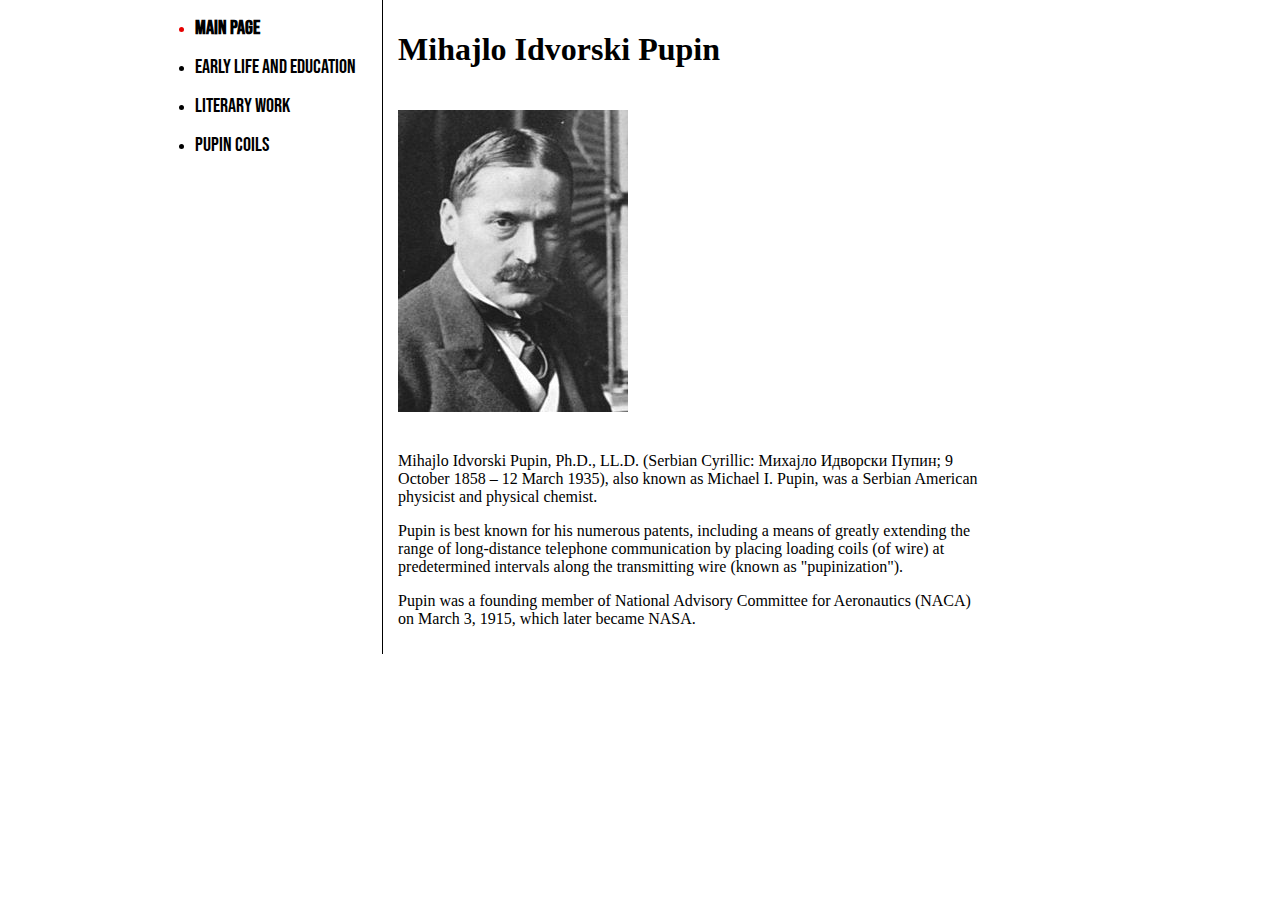
<file: index.html>
<!DOCTYPE html>
<html lang="en">
<head>
      <meta charset="UTF-8">
      <title>Main Page</title>
      <link rel="stylesheet" href="style.css">
      <link href="https://fonts.googleapis.com/css?family=Bebas+Neue&display=swap&subset=latin-ext" rel="stylesheet">
</head>
<body>
  <nav>
      <ul>
        <li class="active"><a href="index.html">Main Page</a></li>
        <li><a href="Earlylifeandeducation.html">Early life and education</a></li>
        <li><a href="Literarywork.html">Literary work</a></li>
        <li><a href="PupinCoils.html">Pupin coils</a></li>
      </ul>
  </nav>
    
    <section class="text">
      <h1>Mihajlo Idvorski Pupin</h1>
      <img src="pupin.jpg">
      <p>Mihajlo Idvorski Pupin, Ph.D., LL.D. (Serbian Cyrillic: Михајло Идворски Пупин; 9 October 1858 – 12 March 1935), also known as Michael I. Pupin, was a Serbian American physicist and physical chemist.</p>

      <p>Pupin is best known for his numerous patents, including a means of greatly extending the range of long-distance telephone communication by placing loading coils (of wire) at predetermined intervals along the transmitting wire (known as "pupinization"). </p>
      
      <p> Pupin was a founding member of National Advisory Committee for Aeronautics (NACA) on March 3, 1915, which later became NASA.</p>
  </section>
    

    
    
</body>
</html>
</file>
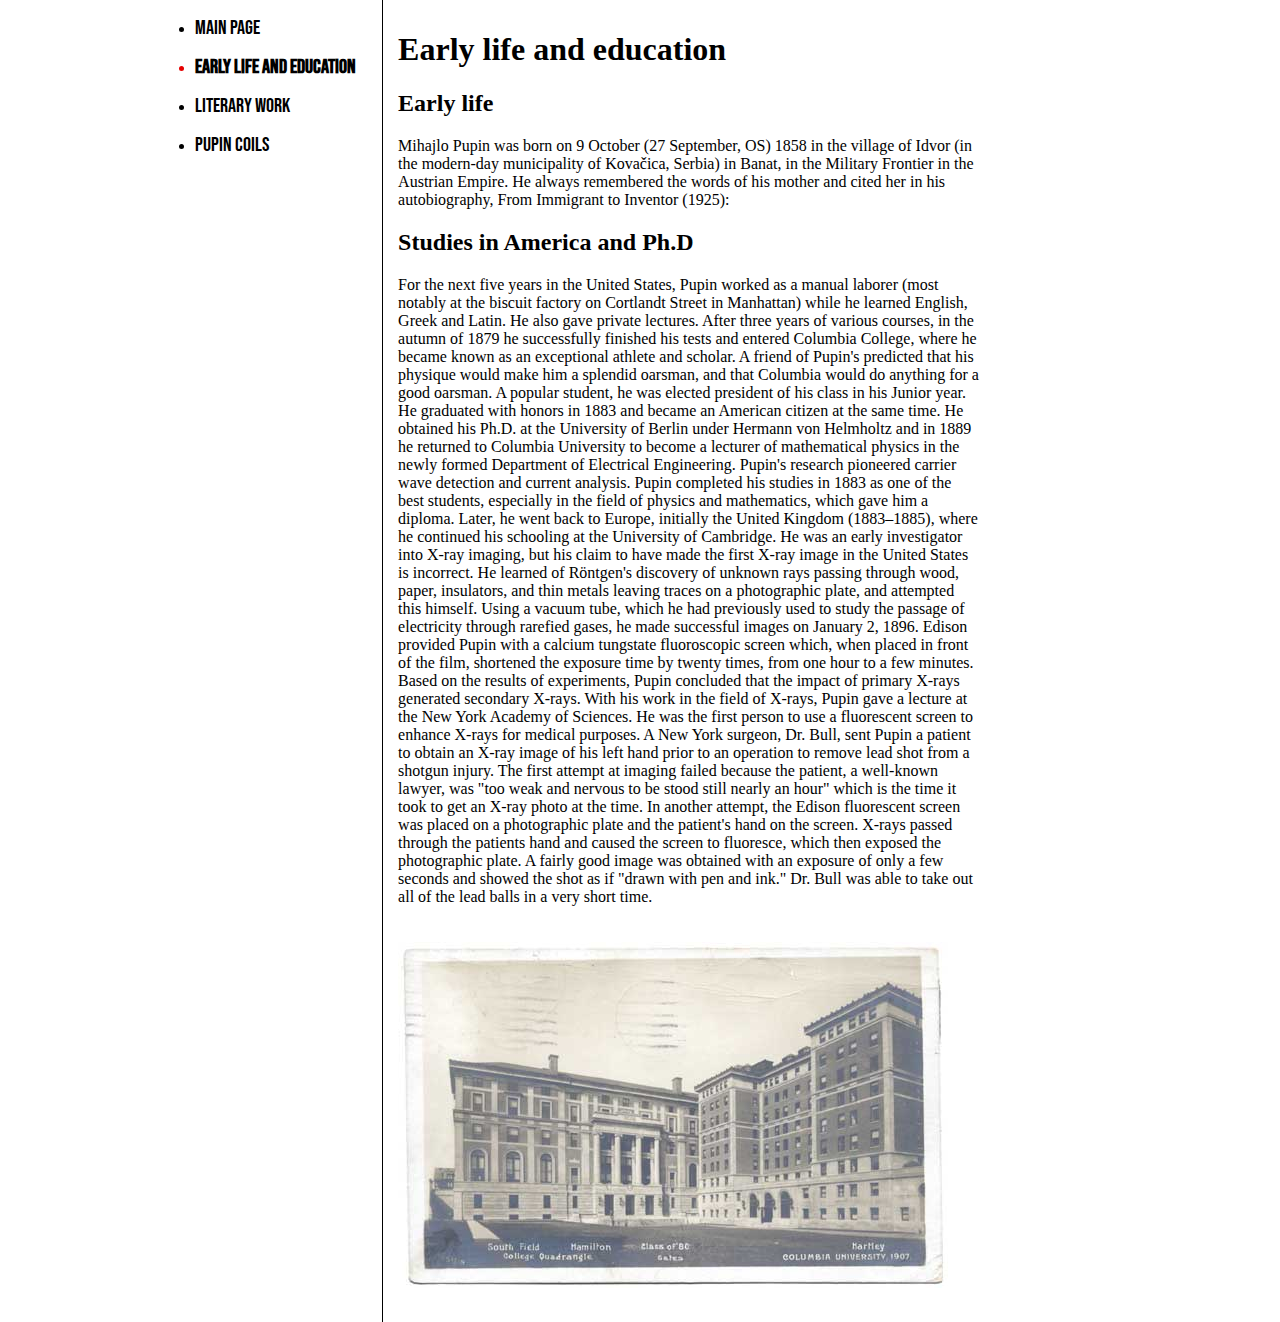
<file: Earlylifeandeducation.html>
<!DOCTYPE html>
<html lang="en">
<head>
      <meta charset="UTF-8">
      <title>Early life and education</title>
      <link rel="stylesheet" href="style.css">
      <link href="https://fonts.googleapis.com/css?family=Bebas+Neue&display=swap&subset=latin-ext" rel="stylesheet">
</head>
<body>
      <nav>
            <ul>
              <li><a href="index.html">Main Page</a></li>
              <li class="active"><a href="Earlylifeandeducation.html">Early life and education</a></li class="active">
              <li><a href="Literarywork.html">Literary work</a></li>
              <li><a href="PupinCoils.html">Pupin coils</a></li>
            </ul>
      </nav>    
      
      <section class="text">
            <h1>Early life and education</h1>
            <h2>Early life</h2>
            <p>Mihajlo Pupin was born on 9 October (27 September, OS) 1858 in the village of Idvor (in the modern-day municipality of Kovačica, Serbia) in Banat, in the Military Frontier in the Austrian Empire. He always remembered the words of his mother and cited her in his autobiography, From Immigrant to Inventor (1925):
      
            <h2>Studies in America and Ph.D</h2>
            <p>For the next five years in the United States, Pupin worked as a manual laborer (most notably at the biscuit factory on Cortlandt Street in Manhattan) while he learned English, Greek and Latin. He also gave private lectures. After three years of various courses, in the autumn of 1879 he successfully finished his tests and entered Columbia College, where he became known as an exceptional athlete and scholar. A friend of Pupin's predicted that his physique would make him a splendid oarsman, and that Columbia would do anything for a good oarsman. A popular student, he was elected president of his class in his Junior year. He graduated with honors in 1883 and became an American citizen at the same time.

                  He obtained his Ph.D. at the University of Berlin under Hermann von Helmholtz and in 1889 he returned to Columbia University to become a lecturer of mathematical physics in the newly formed Department of Electrical Engineering. Pupin's research pioneered carrier wave detection and current analysis.
                  
                  Pupin completed his studies in 1883 as one of the best students, especially in the field of physics and mathematics, which gave him a diploma. Later, he went back to Europe, initially the United Kingdom (1883–1885), where he continued his schooling at the University of Cambridge. He was an early investigator into X-ray imaging, but his claim to have made the first X-ray image in the United States is incorrect. He learned of Röntgen's discovery of unknown rays passing through wood, paper, insulators, and thin metals leaving traces on a photographic plate, and attempted this himself. Using a vacuum tube, which he had previously used to study the passage of electricity through rarefied gases, he made successful images on January 2, 1896. Edison provided Pupin with a calcium tungstate fluoroscopic screen which, when placed in front of the film, shortened the exposure time by twenty times, from one hour to a few minutes. Based on the results of experiments, Pupin concluded that the impact of primary X-rays generated secondary X-rays. With his work in the field of X-rays, Pupin gave a lecture at the New York Academy of Sciences. He was the first person to use a fluorescent screen to enhance X-rays for medical purposes. A New York surgeon, Dr. Bull, sent Pupin a patient to obtain an X-ray image of his left hand prior to an operation to remove lead shot from a shotgun injury. The first attempt at imaging failed because the patient, a well-known lawyer, was "too weak and nervous to be stood still nearly an hour" which is the time it took to get an X-ray photo at the time. In another attempt, the Edison fluorescent screen was placed on a photographic plate and the patient's hand on the screen. X-rays passed through the patients hand and caused the screen to fluoresce, which then exposed the photographic plate. A fairly good image was obtained with an exposure of only a few seconds and showed the shot as if "drawn with pen and ink." Dr. Bull was able to take out all of the lead balls in a very short time.</p>
            <img src="university.jpg">
      </section>
</body>
</html>
</file>
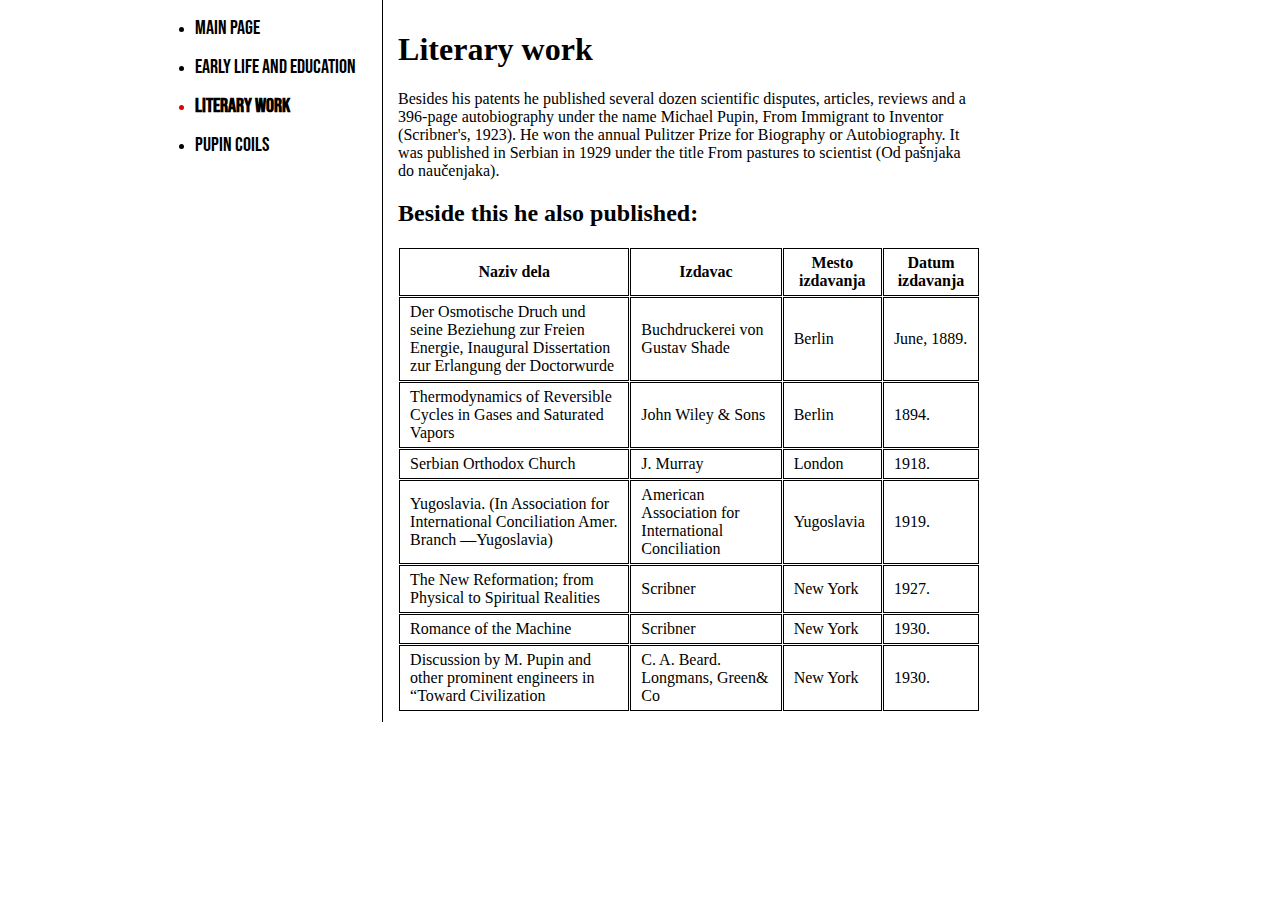
<file: Literarywork.html>
<!DOCTYPE html>
<html lang="en">
<head>
      <meta charset="UTF-8">
      <title>Literary work</title>
      <link rel="stylesheet" href="style.css">
      <link href="https://fonts.googleapis.com/css?family=Bebas+Neue&display=swap&subset=latin-ext" rel="stylesheet">
      <link rel="stylesheet" href="style.css">
      <link href="https://fonts.googleapis.com/css?family=Bebas+Neue&display=swap&subset=latin-ext" rel="stylesheet">

      <nav>
            <ul>
              <li><a href="index.html">Main Page</a></li>
              <li><a href="Earlylifeandeducation.html">Early life and education</a></li class="active">
              <li class="active"><a href="Literarywork.html">Literary work</a></li class="active">
              <li><a href="PupinCoils.html">Pupin coils</a></li>
            </ul>
      </nav>  
    <section class="text">
    <h1>Literary work</h1>
    <p>Besides his patents he published several dozen scientific disputes, articles, reviews and a 396-page autobiography under the name Michael Pupin, From Immigrant to Inventor (Scribner's, 1923). He won the annual Pulitzer Prize for Biography or Autobiography. It was published in Serbian in 1929 under the title From pastures to scientist (Od pašnjaka do naučenjaka). 
    </p>
    <h2>Beside this he also published:</h2>

    <table>
            <tr>
                  <th>Naziv dela</th>
                  <th>Izdavac</th>
                  <th>Mesto izdavanja</th>
                  <th>Datum izdavanja</th>

            </tr>
            
            <tr>
                  <td> Der Osmotische Druch und seine Beziehung zur Freien Energie, Inaugural Dissertation zur Erlangung der Doctorwurde</td>
                  <td>Buchdruckerei von Gustav Shade</td>
                  <td>Berlin</td>
                  <td>June, 1889.</td>    
            </tr>

            <tr>
                  <td>Thermodynamics of Reversible Cycles in Gases and Saturated Vapors</td>
                  <td>John Wiley & Sons</td>
                  <td>Berlin</td>
                  <td>1894.</td>
            </tr>
            
            <tr>
                  <td>Serbian Orthodox Church</td>
                  <td>J. Murray</td>
                  <td>London</td>
                  <td>1918.</td>
            </tr>
            
            <tr>
                  <td>Yugoslavia. (In Association for International Conciliation Amer. Branch —Yugoslavia)</td>
                  <td>American Association for International Conciliation</td>
                  <td>Yugoslavia</td>
                  <td>1919.</td>
            </tr>
            
            <tr>
                  <td>The New Reformation; from Physical to Spiritual Realities</td>
                  <td>Scribner</td>
                  <td>New York</td>
                  <td>1927.</td>
            </tr>
            
            <tr>
                  <td>Romance of the Machine</td>
                  <td>Scribner</td>
                  <td>New York</td>
                  <td>1930.</td>
            </tr>
            
            <tr>
                  <td>Discussion by M. Pupin and other prominent engineers in “Toward Civilization</td>
                  <td>C. A. Beard. Longmans, Green& Co</td>
                  <td>New York</td>
                  <td>1930.</td>
            </tr>
    </table>
    
</section>
    
</body>
</html>
</file>
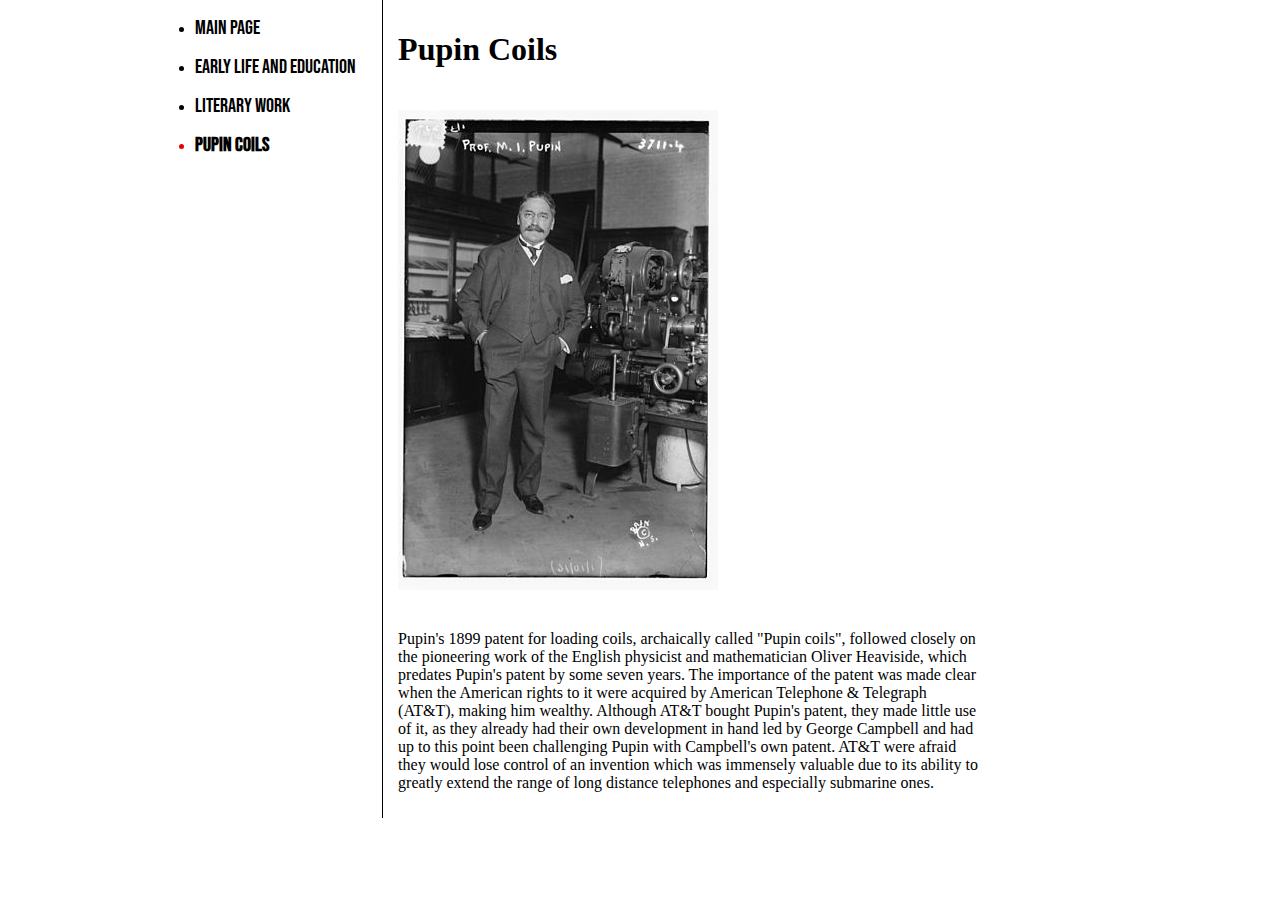
<file: PupinCoils.html>
<!DOCTYPE html>
<html lang="en">
<head>
      <meta charset="UTF-8">
      <title>Pupin Coils</title>
      <link rel="stylesheet" href="style.css">
      <link href="https://fonts.googleapis.com/css?family=Bebas+Neue&display=swap&subset=latin-ext" rel="stylesheet">
</head>
<body>
  <nav>
    <ul>
      <li><a href="index.html">Main Page</a></li>
      <li><a href="Earlylifeandeducation.html">Early life and education</a></li>
      <li><a href="Literarywork.html">Literary work</a></li>
      <li class="active"><a href="PupinCoils.html">Pupin coils</a></liclass="active">
    </ul>
</nav>
<section class="text">
<body>
  <h1>Pupin Coils</h1>
  <img src="pupin-1916.jpg">
  <p>Pupin's 1899 patent for loading coils, archaically called "Pupin coils", followed closely on the pioneering work of the English physicist and mathematician Oliver Heaviside, which predates Pupin's patent by some seven years. The importance of the patent was made clear when the American rights to it were acquired by American Telephone & Telegraph (AT&T), making him wealthy. Although AT&T bought Pupin's patent, they made little use of it, as they already had their own development in hand led by George Campbell and had up to this point been challenging Pupin with Campbell's own patent. AT&T were afraid they would lose control of an invention which was immensely valuable due to its ability to greatly extend the range of long distance telephones and especially submarine 
  ones.</p>
</section>
    
</body>
</html>
</file>
<file: style.css>
body {
    width: 970px;
    margin: 0 auto;
    }

nav{
    width: 23%;
    display: inline-block;
    vertical-align: top;
}
nav ul li{
    margin: 15px 0;
}
nav ul li a{
    text-decoration: none;
    font-family: 'Bebas Neue', cursive;
    font-size: 20px;
    color: #000000;
}
.text{
    width: 60%;
    display: inline-block;
    border-left: 1px solid black;
    padding: 10px 15px;
}
.text img{
    margin: 20px 0;
}
nav li a:hover{
    color: grey;
}
nav li.active{
    color: #e60000;
    font-weight: bold;
}
table{
    border-spacing: 1px;
}
table td, table th{
    border: 1px solid #000000;
    padding: 5px 10px;
}
</file>
